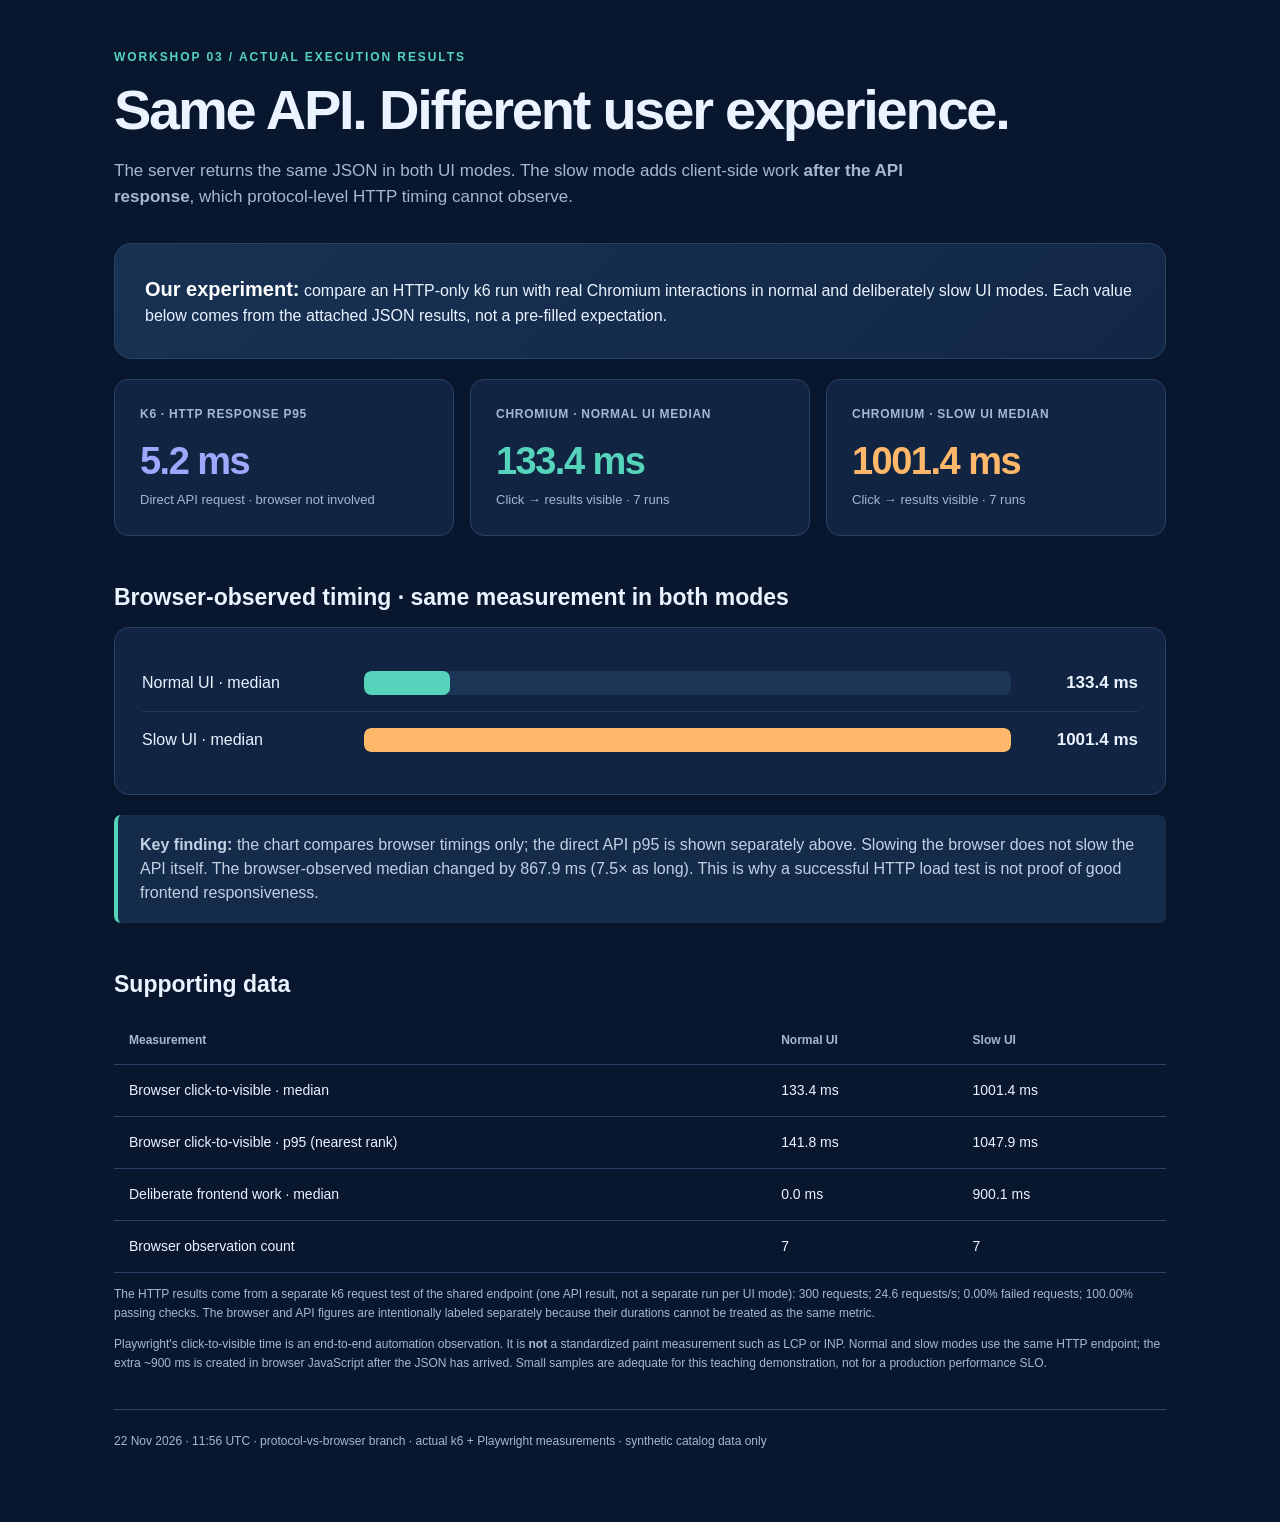
<file: performance/protocol-browser-report.html>
<!doctype html>
<html lang="en"><head><meta charset="utf-8"><meta name="viewport" content="width=device-width,initial-scale=1">
<title>Protocol vs Browser · Live measurements</title><style>
:root{--navy:#09172e;--card:#112442;--line:#2a4265;--text:#eaf3ff;--muted:#a6b8d0;--mint:#56d4bb;--violet:#a0a7ff;--orange:#ffb86a}
*{box-sizing:border-box}body{margin:0;background:var(--navy);color:var(--text);font-family:Inter,Segoe UI,Arial,sans-serif;line-height:1.5}
.container{max-width:1120px;margin:0 auto;padding:48px 34px 72px}.eyebrow{font-size:12px;letter-spacing:.16em;color:var(--mint);font-weight:750}
h1{font-size:clamp(32px,5vw,56px);letter-spacing:-.04em;line-height:1.13;margin:12px 0 14px}.subtitle{color:var(--muted);max-width:820px;font-size:17px;margin-bottom:34px}
.hero{background:linear-gradient(135deg,#183254,#122745);border:1px solid var(--line);padding:30px;border-radius:17px;margin-bottom:20px}.hero strong{font-size:20px;color:#fff}
.grid{display:grid;grid-template-columns:repeat(3,1fr);gap:16px}.card{background:var(--card);border:1px solid var(--line);border-radius:14px;padding:25px}.label{font-size:12px;letter-spacing:.06em;color:var(--muted);font-weight:750}.value{font-size:38px;letter-spacing:-.04em;font-weight:800;margin-top:10px}.caption{font-size:13px;color:var(--muted)}
h2{font-size:23px;margin:44px 0 13px}.bars{background:var(--card);border:1px solid var(--line);border-radius:15px;padding:27px}.row{display:grid;grid-template-columns:200px 1fr 105px;align-items:center;gap:22px;padding:15px 0}.row+.row{border-top:1px solid #203a5c}.bar-track{height:24px;background:#1c3657;border-radius:7px;overflow:hidden}.bar{height:100%;border-radius:7px}.bar.normal{background:var(--mint)}.bar.slow{background:var(--orange)}.bar.api{background:var(--violet)}.row b{text-align:right;font-variant-numeric:tabular-nums;font-size:17px}
.note{background:#142b49;border-left:4px solid var(--mint);padding:18px 22px;border-radius:7px;margin-top:20px;color:#c3d1e4}.small{font-size:12px;color:var(--muted);line-height:1.6}table{border-collapse:collapse;width:100%;margin-top:14px;font-size:14px}th,td{padding:15px;text-align:left;border-bottom:1px solid var(--line)}th{font-size:12px;color:var(--muted);font-weight:750}td:nth-child(n+2){font-variant-numeric:tabular-nums}.footer{margin-top:35px;padding-top:22px;border-top:1px solid var(--line);font-size:12px;color:var(--muted)}
@media(max-width:770px){.grid{grid-template-columns:1fr}.row{grid-template-columns:1fr;gap:7px}.row b{text-align:left}.container{padding:30px 18px}}
</style></head><body><div class="container">
<div class="eyebrow">WORKSHOP 03 / ACTUAL EXECUTION RESULTS</div>
<h1>Same API. Different user experience.</h1>
<p class="subtitle">The server returns the same JSON in both UI modes. The slow mode adds client-side work <strong>after the API response</strong>, which protocol-level HTTP timing cannot observe.</p>
<div class="hero"><strong>Our experiment:</strong> compare an HTTP-only k6 run with real Chromium interactions in normal and deliberately slow UI modes. Each value below comes from the attached JSON results, not a pre-filled expectation.</div>
<div class="grid">
<div class="card"><div class="label">K6 · HTTP RESPONSE P95</div><div class="value" style="color:var(--violet)">5.2 ms</div><div class="caption">Direct API request · browser not involved</div></div>
<div class="card"><div class="label">CHROMIUM · NORMAL UI MEDIAN</div><div class="value" style="color:var(--mint)">133.4 ms</div><div class="caption">Click → results visible · 7 runs</div></div>
<div class="card"><div class="label">CHROMIUM · SLOW UI MEDIAN</div><div class="value" style="color:var(--orange)">1001.4 ms</div><div class="caption">Click → results visible · 7 runs</div></div>
</div>
<h2>Browser-observed timing · same measurement in both modes</h2>
<div class="bars">
<div class="row"><div>Normal UI · median</div><div class="bar-track"><div class="bar normal" style="width:13.32%"></div></div><b>133.4 ms</b></div>
<div class="row"><div>Slow UI · median</div><div class="bar-track"><div class="bar slow" style="width:100.00%"></div></div><b>1001.4 ms</b></div>
</div>
<div class="note"><strong>Key finding:</strong> the chart compares browser timings only; the direct API p95 is shown separately above. Slowing the browser does not slow the API itself. The browser-observed median changed by 867.9 ms (7.5× as long). This is why a successful HTTP load test is not proof of good frontend responsiveness.</div>
<h2>Supporting data</h2>
<table><thead><tr><th>Measurement</th><th>Normal UI</th><th>Slow UI</th></tr></thead><tbody>
<tr><td>Browser click-to-visible · median</td><td>133.4 ms</td><td>1001.4 ms</td></tr>
<tr><td>Browser click-to-visible · p95 (nearest rank)</td><td>141.8 ms</td><td>1047.9 ms</td></tr>
<tr><td>Deliberate frontend work · median</td><td>0.0 ms</td><td>900.1 ms</td></tr>
<tr><td>Browser observation count</td><td>7</td><td>7</td></tr>
</tbody></table>
<p class="small">The HTTP results come from a separate k6 request test of the shared endpoint (one API result, not a separate run per UI mode): 300 requests; 24.6 requests/s; 0.00% failed requests; 100.00% passing checks. The browser and API figures are intentionally labeled separately because their durations cannot be treated as the same metric.</p>
<p class="small">Playwright's click-to-visible time is an end-to-end automation observation. It is <strong>not</strong> a standardized paint measurement such as LCP or INP. Normal and slow modes use the same HTTP endpoint; the extra ~900 ms is created in browser JavaScript after the JSON has arrived. Small samples are adequate for this teaching demonstration, not for a production performance SLO.</p>
<div class="footer">22 Nov 2026 · 11:56 UTC · protocol-vs-browser branch · actual k6 + Playwright measurements · synthetic catalog data only</div>
</div></body></html>
</file>
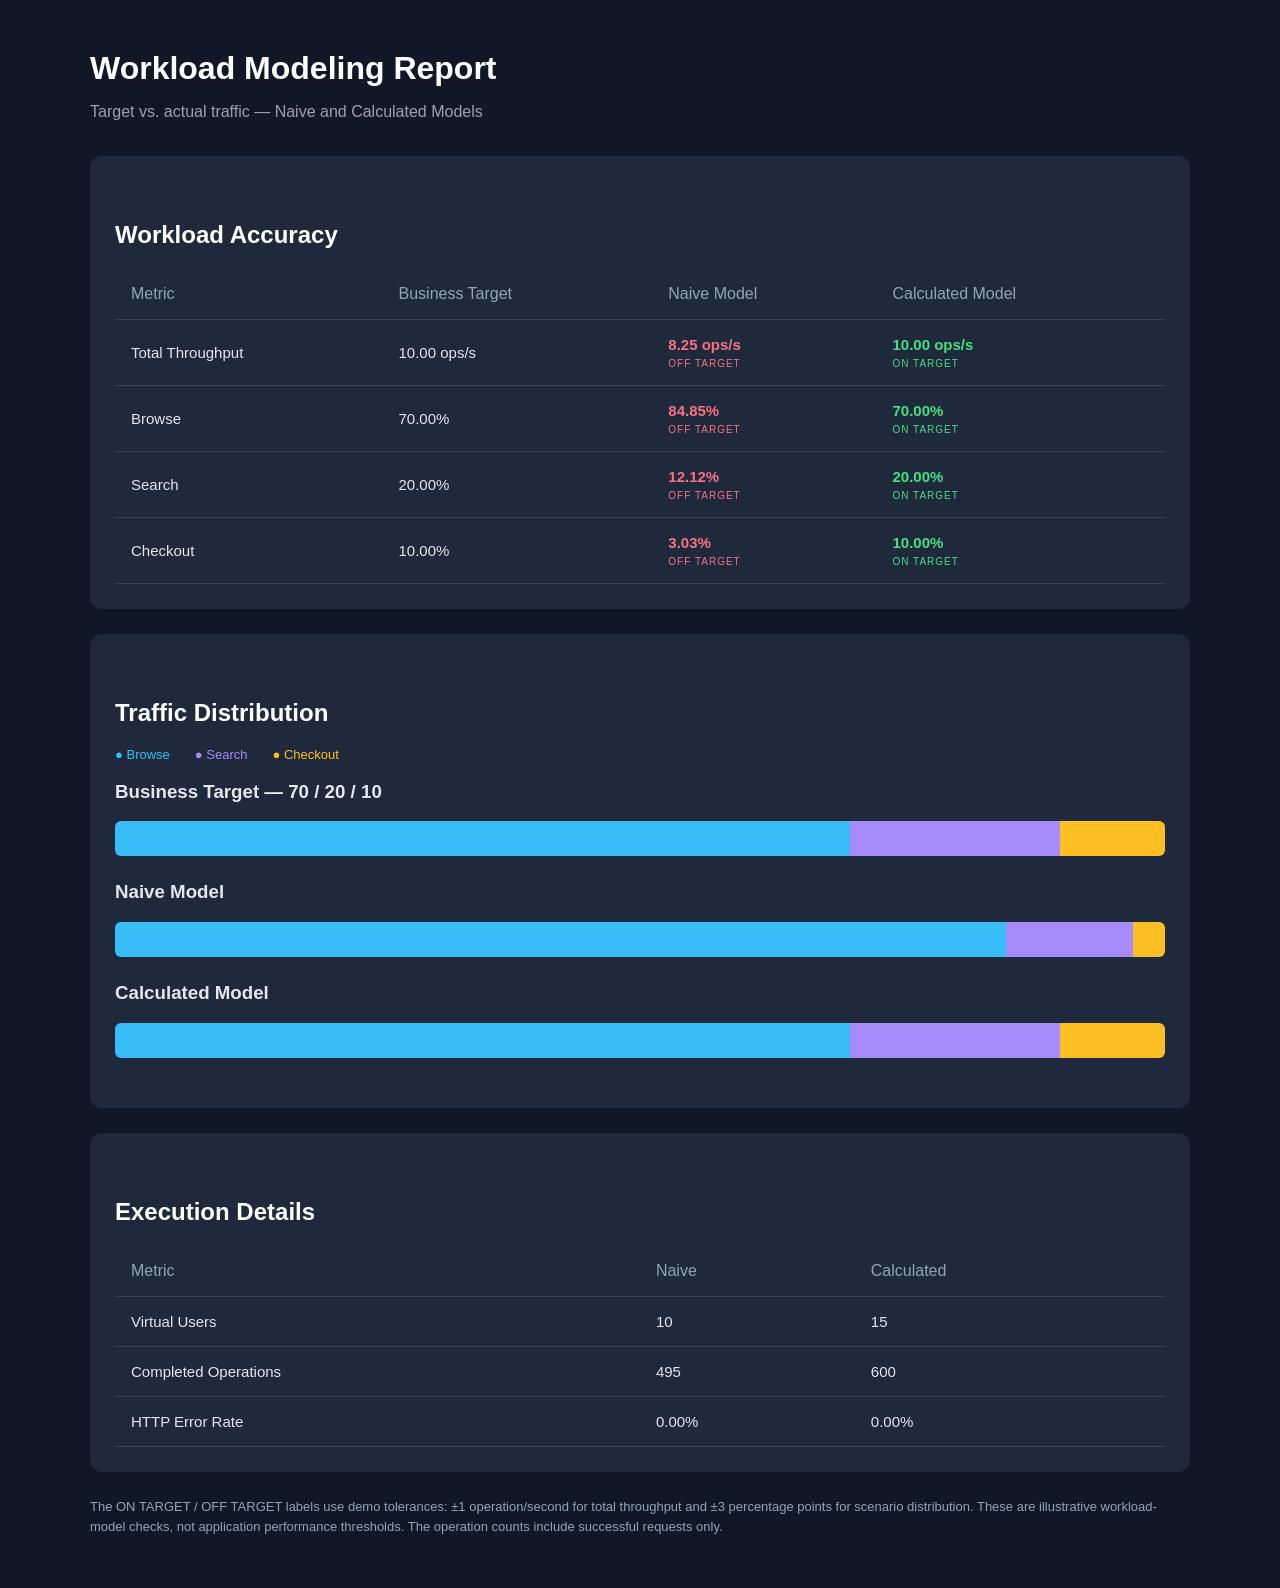
<file: performance/workload-report.html>
<!DOCTYPE html>
<html lang="en">

<head>
<meta charset="UTF-8">
<title>Workload Modeling Report</title>

<style>
    body {
        font-family: Arial, sans-serif;
        background: #101827;
        color: #e5e7eb;
        max-width: 1100px;
        margin: 50px auto;
        padding: 0 30px;
    }

    h1 {
        color: white;
        margin-bottom: 8px;
    }

    h2 {
        margin-top: 40px;
        color: white;
    }

    .subtitle {
        color: #9ca3af;
        margin-bottom: 35px;
    }

    .card {
        background: #1e293b;
        border-radius: 12px;
        padding: 25px;
        margin-bottom: 25px;
    }

    table {
        width: 100%;
        border-collapse: collapse;
    }

    th, td {
        padding: 16px;
        text-align: left;
        border-bottom: 1px solid #334155;
    }

    th {
        color: #94a3b8;
        font-weight: normal;
    }

    td {
        font-size: 15px;
    }

    .on-target {
        color: #4ade80;
    }

    .off-target {
        color: #fb7185;
    }

    .badge {
        display: block;
        font-size: 10px;
        margin-top: 5px;
        letter-spacing: 1px;
    }

    .traffic-bar {
        display: flex;
        width: 100%;
        height: 35px;
        overflow: hidden;
        border-radius: 6px;
        margin: 12px 0 25px;
    }

    .browse {
        background: #38bdf8;
    }

    .search {
        background: #a78bfa;
    }

    .checkout {
        background: #fbbf24;
    }

    .legend {
        display: flex;
        gap: 25px;
        margin-top: 20px;
        font-size: 13px;
    }

    .legend span::before {
        content: "● ";
    }

    .legend .browse-label {
        color: #38bdf8;
    }

    .legend .search-label {
        color: #a78bfa;
    }

    .legend .checkout-label {
        color: #fbbf24;
    }

    .note {
        color: #94a3b8;
        font-size: 13px;
        line-height: 1.6;
    }
</style>
</head>

<body>

<h1>Workload Modeling Report</h1>

<p class="subtitle">
Target vs. actual traffic — Naive and Calculated Models
</p>

<div class="card">

<h2>Workload Accuracy</h2>

<table>
<thead>
<tr>
    <th>Metric</th>
    <th>Business Target</th>
    <th>Naive Model</th>
    <th>Calculated Model</th>
</tr>
</thead>

<tbody>

<tr>
    <td>Total Throughput</td>
    <td>10.00 ops/s</td>
    
        <td class="off-target">
            <strong>8.25 ops/s</strong>
            <span class="badge">OFF TARGET</span>
        </td>
    
    
        <td class="on-target">
            <strong>10.00 ops/s</strong>
            <span class="badge">ON TARGET</span>
        </td>
    
</tr>

    <tr>
        <td>Browse</td>
        <td>70.00%</td>
        
        <td class="off-target">
            <strong>84.85%</strong>
            <span class="badge">OFF TARGET</span>
        </td>
    
        
        <td class="on-target">
            <strong>70.00%</strong>
            <span class="badge">ON TARGET</span>
        </td>
    
    </tr>
    
    <tr>
        <td>Search</td>
        <td>20.00%</td>
        
        <td class="off-target">
            <strong>12.12%</strong>
            <span class="badge">OFF TARGET</span>
        </td>
    
        
        <td class="on-target">
            <strong>20.00%</strong>
            <span class="badge">ON TARGET</span>
        </td>
    
    </tr>
    
    <tr>
        <td>Checkout</td>
        <td>10.00%</td>
        
        <td class="off-target">
            <strong>3.03%</strong>
            <span class="badge">OFF TARGET</span>
        </td>
    
        
        <td class="on-target">
            <strong>10.00%</strong>
            <span class="badge">ON TARGET</span>
        </td>
    
    </tr>
    
</tbody>
</table>

</div>

<div class="card">

<h2>Traffic Distribution</h2>

<div class="legend">
    <span class="browse-label">Browse</span>
    <span class="search-label">Search</span>
    <span class="checkout-label">Checkout</span>
</div>

<h3>Business Target — 70 / 20 / 10</h3>

<div class="traffic-bar">
    <div class="browse" style="width:70%"></div>
    <div class="search" style="width:20%"></div>
    <div class="checkout" style="width:10%"></div>
</div>

<h3>Naive Model</h3>

<div class="traffic-bar">
            <div class="browse"
                 style="width: 84.85%"
                 title="browse: 84.85%">
            </div>
        
            <div class="search"
                 style="width: 12.12%"
                 title="search: 12.12%">
            </div>
        
            <div class="checkout"
                 style="width: 3.03%"
                 title="checkout: 3.03%">
            </div>
        </div>

<h3>Calculated Model</h3>

<div class="traffic-bar">
            <div class="browse"
                 style="width: 70.00%"
                 title="browse: 70.00%">
            </div>
        
            <div class="search"
                 style="width: 20.00%"
                 title="search: 20.00%">
            </div>
        
            <div class="checkout"
                 style="width: 10.00%"
                 title="checkout: 10.00%">
            </div>
        </div>

</div>

<div class="card">

<h2>Execution Details</h2>

<table>
<tr>
    <th>Metric</th>
    <th>Naive</th>
    <th>Calculated</th>
</tr>

<tr>
    <td>Virtual Users</td>
    <td>10</td>
    <td>15</td>
</tr>

<tr>
    <td>Completed Operations</td>
    <td>495</td>
    <td>600</td>
</tr>

<tr>
    <td>HTTP Error Rate</td>
    <td>0.00%</td>
    <td>0.00%</td>
</tr>

</table>

</div>

<p class="note">
The ON TARGET / OFF TARGET labels use demo tolerances:
±1 operation/second for total throughput and ±3 percentage
points for scenario distribution. These are illustrative
workload-model checks, not application performance thresholds.
The operation counts include successful requests only.
</p>

</body>
</html>
</file>
